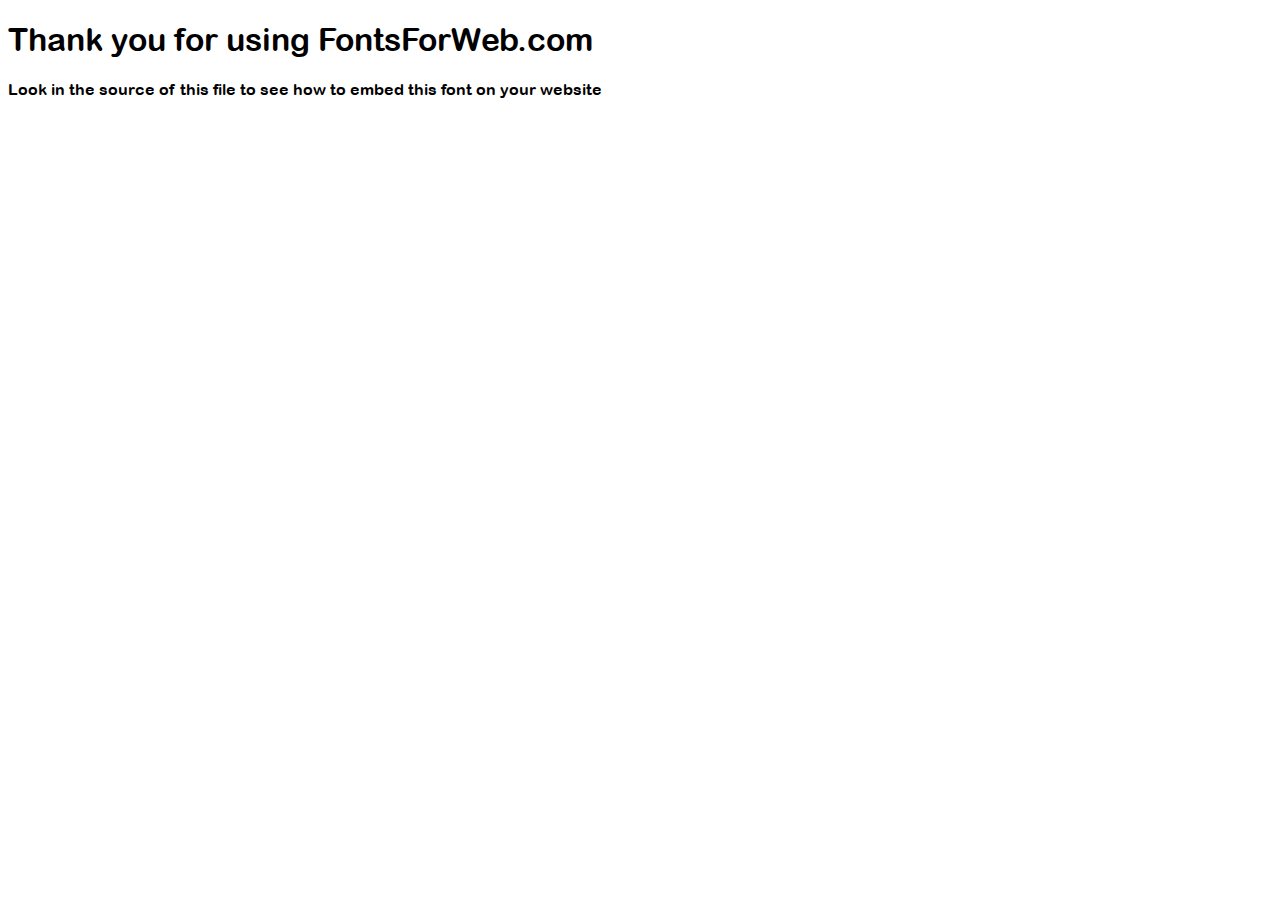
<file: SMAProject2020/fonts/616/index.html>
<!DOCTYPE html>
<html class="no-js">
    <head>
        <meta charset="utf-8">
        <meta http-equiv="X-UA-Compatible" content="IE=edge">
        <title> web font from FontsForWeb.com</title>
        <meta name="description" content="">
        <meta name="viewport" content="width=device-width, initial-scale=1">
        <link rel="stylesheet" href="font.css">
        <style type="text/css">
		/* when @font-face is defined(it is in font.css) you can add the font to any rule by using font-family */
		h1 {
			font-family: '616';
		}
		</style>
    </head>
    <body>
    	<h1>Thank you for using FontsForWeb.com</h1>
        <p class="fontsforweb_fontid_6898">Look in the source of this file to see how to embed this font on your website</p>
    </body>
</html>
</file>
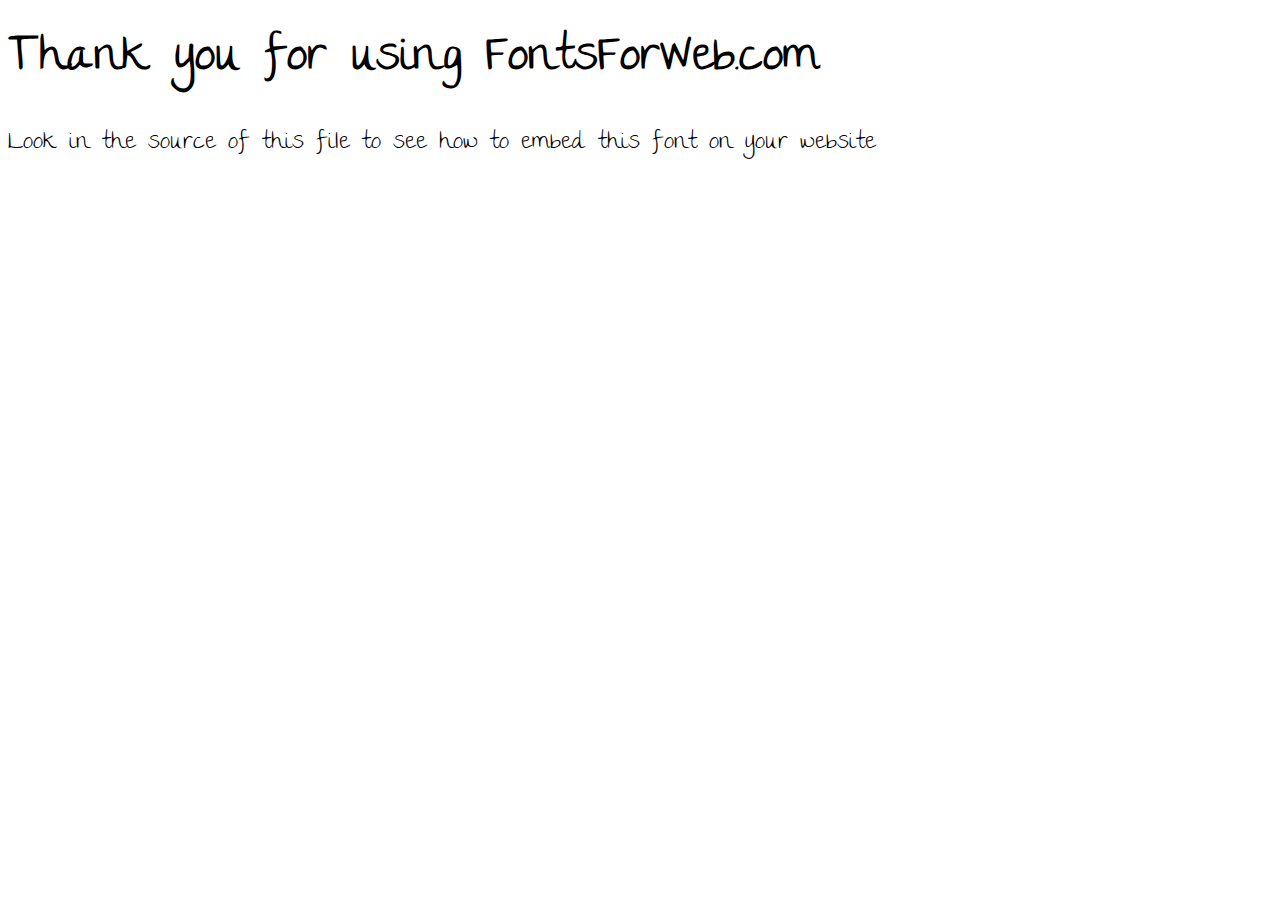
<file: SMAProject2020/fonts/thegirlnextdoor/index.html>
<!DOCTYPE html>
<html class="no-js">
    <head>
        <meta charset="utf-8">
        <meta http-equiv="X-UA-Compatible" content="IE=edge">
        <title> web font from FontsForWeb.com</title>
        <meta name="description" content="">
        <meta name="viewport" content="width=device-width, initial-scale=1">
        <link rel="stylesheet" href="font.css">
        <style type="text/css">
		/* when @font-face is defined(it is in font.css) you can add the font to any rule by using font-family */
		h1 {
			font-family: 'thegirlnextdoor';
		}
		</style>
    </head>
    <body>
    	<h1>Thank you for using FontsForWeb.com</h1>
        <p class="fontsforweb_fontid_7356">Look in the source of this file to see how to embed this font on your website</p>
    </body>
</html>
</file>
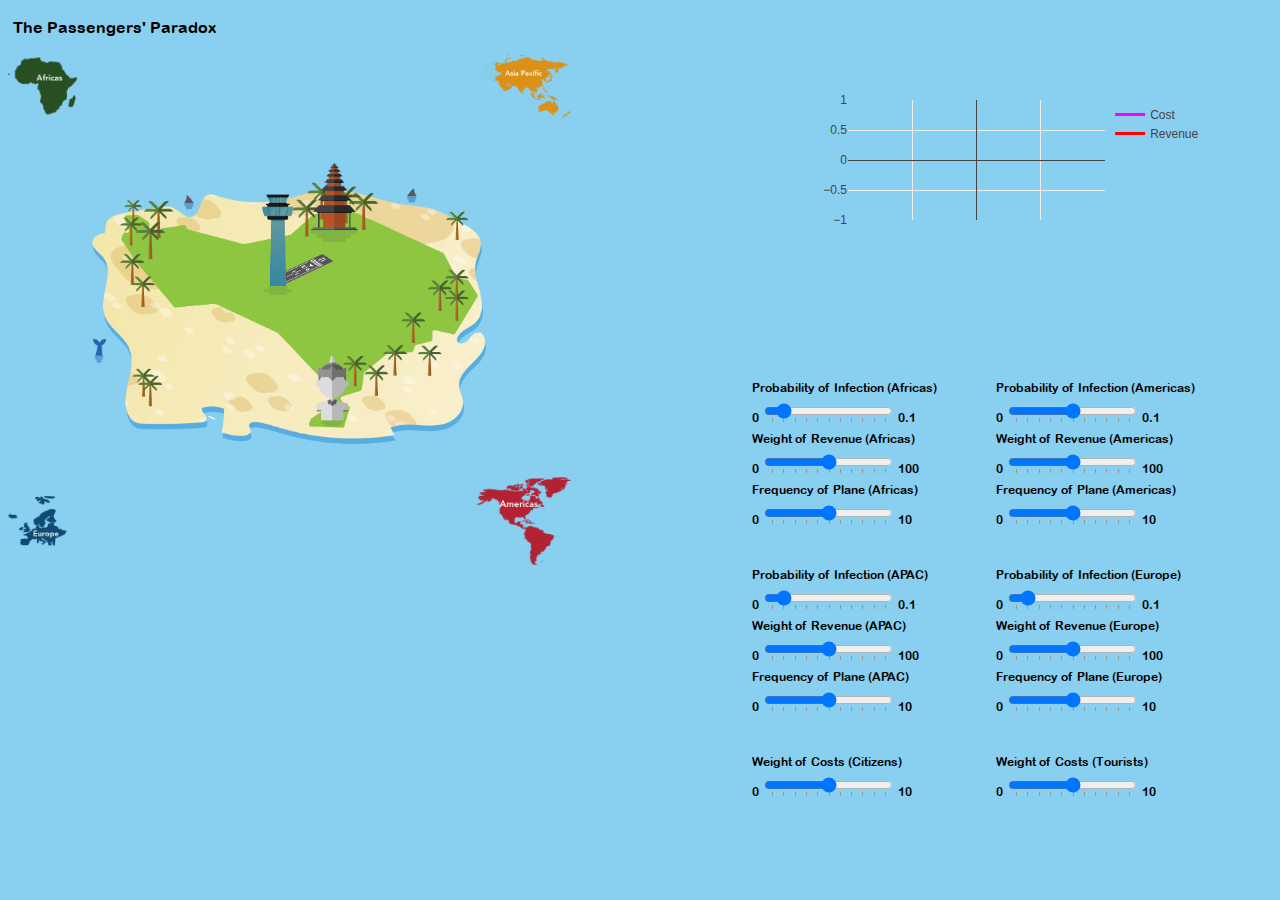
<file: SMAProject2020/ThePassengersParadox.html>
<!DOCTYPE html PUBLIC "-//W3C//DTD XHTML 1.0 Transitional//EN" "http://www.w3.org/TR/xhtml1/DTD/xhtml1-transitional.dtd">
<html xmlns="http://www.w3.org/1999/xhtml" >
<head>
<title>The Passengers' Paradox</title>
<meta http-equiv="Content-Type" content="text/html; charset=utf-8" />


		<!-- d3 is for data visualization -->
		<script type="text/javascript" src="lib/d3.min.js"></script>

		<!-- inspectElement is useful for debugging javascript objects -->
		<script type="text/javascript" src="lib/inspectElement.js"></script>

		<!-- plotly is for drawing graphs -->
		<script type="text/javascript" src="lib/plotly.min.js"></script>

		<!-- custom styles for this application -->
		<link rel="stylesheet" href="styles/basicagentmodel.css" media="screen">

</head>
<!-- Set class to official for more formal font; unofficial for informal font -->
<body class="official bgColor7">

	<!-- The surface is the main playing field for the game -->
	<svg  id="surface" style="width:100%; height:100%" xmlns="http://www.w3.org/2000/svg" version="1.1" onclick="toggleSimStep();">
	</svg>

	<div id="title"  style="position:absolute;top:2%;left:1%">The Passengers' Paradox</div>
	<a id="credits" href="http://www.icons-land.com" style="position:absolute;bottom:0;right:0;display:none;">Icons by icons-land.com</a>

	<!-- Add in Charts -->
	<div id="chart1" style="position:absolute; top:0%; right:5%; width:35%; height:55%;"></div>

	<!-- Add in Sliders -->
	<div class = "placeholder-box" style="display:inline-block;">
		<p style="position:absolute;top:2.5%;left:5%;font-size:12px;"> Probability of Infection (Africas) </p>
		<p style="position:absolute;top:7.5%;left:5%;font-size:12px;"> 0 <input id="slider1" type="range" min="0" value="0.01" max="0.1" step="0.01" list="tickmarks1" onchange="redrawWindow();"/> 0.1 </p>
		<datalist id="tickmarks1">
		  <option value="0"></option>
		  <option value="0.01"></option>
		  <option value="0.02"></option>
		  <option value="0.03"></option>
		  <option value="0.04"></option>
		  <option value="0.05"></option>
		  <option value="0.06"></option>
		  <option value="0.07"></option>
		  <option value="0.08"></option>
		  <option value="0.09"></option>
		  <option value="0.1"></option>
		</datalist>
		<p style="position:absolute;top:17.5%;left:5%;font-size:12px;"> Weight of Revenue (Africas) </p>
		<p style="position:absolute;top:22.5%;left:5%;font-size:12px;"> 0 <input id="slider2" type="range" min="0" value="50" max="100" step="10" list="tickmarks2" onchange="redrawWindow();"/> 100 </p>
		<datalist id="tickmarks2">
		  <option value="0"></option>
		  <option value="10"></option>
		  <option value="20"></option>
		  <option value="30"></option>
		  <option value="40"></option>
		  <option value="50"></option>
		  <option value="60"></option>
		  <option value="70"></option>
		  <option value="80"></option>
		  <option value="90"></option>
		  <option value="100"></option>
		</datalist>
		<p style="position:absolute;top:32.5%;left:5%;font-size:12px;"> Frequency of Plane (Africas) </p>
		<p style="position:absolute;top:37.5%;left:5%;font-size:12px;"> 0 <input id="slider3" type="range" min="0" value="5" max="10" step="1" list="tickmarks4" onchange="redrawWindow();"/> 10</p>
		<datalist id="tickmarks4">
		  <option value="0"></option>
		  <option value="1"></option>
		  <option value="2"></option>
		  <option value="3"></option>
		  <option value="4"></option>
		  <option value="5"></option>
		  <option value="6"></option>
		  <option value="7"></option>
		  <option value="8"></option>
		  <option value="9"></option>
		  <option value="10"></option>
		</datalist>

		<p style="position:absolute;top:57.5%;left:5%;font-size:12px;"> Probability of Infection (APAC) </p>
		<p style="position:absolute;top:62.5%;left:5%;font-size:12px;"> 0 <input id="slider4" type="range" min="0" value="0.01" max="0.1" step="0.01" list="tickmarks5" onchange="redrawWindow();"/> 0.1 </p>
		<datalist id="tickmarks5">
		  <option value="0"></option>
		  <option value="0.01"></option>
		  <option value="0.02"></option>
		  <option value="0.03"></option>
		  <option value="0.04"></option>
		  <option value="0.05"></option>
		  <option value="0.06"></option>
		  <option value="0.07"></option>
		  <option value="0.08"></option>
		  <option value="0.09"></option>
		  <option value="0.1"></option>
		</datalist>
		<p style="position:absolute;top:72.5%;left:5%;font-size:12px;"> Weight of Revenue (APAC) </p>
		<p style="position:absolute;top:77.5%;left:5%;font-size:12px;"> 0 <input id="slider5" type="range" min="0" value="50" max="100" step="10" list="tickmarks6" onchange="redrawWindow();"/> 100 </p>
		<datalist id="tickmarks6">
			<option value="0"></option>
			<option value="10"></option>
			<option value="20"></option>
			<option value="30"></option>
			<option value="40"></option>
			<option value="50"></option>
			<option value="60"></option>
			<option value="70"></option>
			<option value="80"></option>
			<option value="90"></option>
			<option value="100"></option>
		</datalist>
		<p style="position:absolute;top:87.5%;left:5%;font-size:12px;"> Frequency of Plane (APAC) </p>
		<p style="position:absolute;top:92.5%;left:5%;font-size:12px;"> 0 <input id="slider6" type="range" min="0" value="5" max="10" step="1" list="tickmarks8" onchange="redrawWindow();"/> 10 </p>
		<datalist id="tickmarks8">
		  <option value="0"></option>
		  <option value="1"></option>
		  <option value="2"></option>
		  <option value="3"></option>
		  <option value="4"></option>
		  <option value="5"></option>
		  <option value="6"></option>
		  <option value="7"></option>
		  <option value="8"></option>
		  <option value="9"></option>
		  <option value="10"></option>
		</datalist>

		<p style="position:absolute;top:112.5%;left:5%;font-size:12px;"> Weight of Costs (Citizens) </p>
		<p style="position:absolute;top:117.5%;left:5%;font-size:12px;"> 0 <input id="slider7" type="range" min="0" value="5" max="10" step="1" list="tickmarks7" onchange="redrawWindow();"/> 10 </p>
		<datalist id="tickmarks7">
		  <option value="0"></option>
		  <option value="1"></option>
		  <option value="2"></option>
		  <option value="3"></option>
		  <option value="4"></option>
		  <option value="5"></option>
		  <option value="6"></option>
		  <option value="7"></option>
		  <option value="8"></option>
		  <option value="9"></option>
		  <option value="10"></option>
		</datalist>

		<p style="position:absolute;top:2.5%;left:55%;font-size:12px;"> Probability of Infection (Americas)</p>
		<p style="position:absolute;top:7.5%;left:55%;font-size:12px;"> 0 <input id="slider8" type="range" min="0" value="0.05" max="0.1" step="0.01" list="tickmarks9" onchange="redrawWindow();"/> 0.1 </p>
		<datalist id="tickmarks9">
		  <option value="0"></option>
		  <option value="0.01"></option>
		  <option value="0.02"></option>
		  <option value="0.03"></option>
		  <option value="0.04"></option>
		  <option value="0.05"></option>
		  <option value="0.06"></option>
		  <option value="0.07"></option>
		  <option value="0.08"></option>
		  <option value="0.09"></option>
		  <option value="0.1"></option>
		</datalist>
		<p style="position:absolute;top:17.5%;left:55%;font-size:12px;"> Weight of Revenue (Americas) </p>
		<p style="position:absolute;top:22.5%;left:55%;font-size:12px;"> 0 <input id="slider9" type="range" min="0" value="50" max="100" step="10" list="tickmarks10" onchange="redrawWindow();"/> 100 </p>
		<datalist id="tickmarks10">
			<option value="0"></option>
			<option value="10"></option>
			<option value="20"></option>
			<option value="30"></option>
			<option value="40"></option>
			<option value="50"></option>
			<option value="60"></option>
			<option value="70"></option>
			<option value="80"></option>
			<option value="90"></option>
			<option value="100"></option>
		</datalist>
		<p style="position:absolute;top:32.5%;left:55%;font-size:12px;"> Frequency of Plane (Americas) </p>
		<p style="position:absolute;top:37.5%;left:55%;font-size:12px;"> 0 <input id="slider10" type="range" min="0" value="5" max="10" step="1" list="tickmarks12" onchange="redrawWindow();"/> 10 </p>
		<datalist id="tickmarks12">
		  <option value="0"></option>
		  <option value="1"></option>
		  <option value="2"></option>
		  <option value="3"></option>
		  <option value="4"></option>
		  <option value="5"></option>
		  <option value="6"></option>
		  <option value="7"></option>
		  <option value="8"></option>
		  <option value="9"></option>
		  <option value="10"></option>
		</datalist>

		<p style="position:absolute;top:57.5%;left:55%;font-size:12px;"> Probability of Infection (Europe) </p>
		<p style="position:absolute;top:62.5%;left:55%;font-size:12px;"> 0 <input id="slider11" type="range" min="0" value="0.01" max="0.1" step="0.01" list="tickmarks13" onchange="redrawWindow();"/> 0.1 </p>
		<datalist id="tickmarks13">
		  <option value="0"></option>
		  <option value="0.01"></option>
		  <option value="0.02"></option>
		  <option value="0.03"></option>
		  <option value="0.04"></option>
		  <option value="0.05"></option>
		  <option value="0.06"></option>
		  <option value="0.07"></option>
		  <option value="0.08"></option>
		  <option value="0.09"></option>
		  <option value="0.1"></option>
		</datalist>
		<p style="position:absolute;top:72.5%;left:55%;font-size:12px;"> Weight of Revenue (Europe) </p>
		<p style="position:absolute;top:77.5%;left:55%;font-size:12px;"> 0 <input id="slider12" type="range" min="0" value="50" max="100" step="10" list="tickmarks14" onchange="redrawWindow();"/> 100 </p>
		<datalist id="tickmarks14">
			<option value="0"></option>
			<option value="10"></option>
			<option value="20"></option>
			<option value="30"></option>
			<option value="40"></option>
			<option value="50"></option>
			<option value="60"></option>
			<option value="70"></option>
			<option value="80"></option>
			<option value="90"></option>
			<option value="100"></option>
		</datalist>
		<p style="position:absolute;top:87.5%;left:55%;font-size:12px;"> Frequency of Plane (Europe) </p>
		<p style="position:absolute;top:92.5%;left:55%;font-size:12px;"> 0 <input id="slider13" type="range" min="0" value="5" max="10" step="1" list="tickmarks16" onchange="redrawWindow();"/> 10 </p>
		<datalist id="tickmarks16">
		  <option value="0"></option>
		  <option value="1"></option>
		  <option value="2"></option>
		  <option value="3"></option>
		  <option value="4"></option>
		  <option value="5"></option>
		  <option value="6"></option>
		  <option value="7"></option>
		  <option value="8"></option>
		  <option value="9"></option>
		  <option value="10"></option>
		</datalist>

		<p style="position:absolute;top:112.5%;left:55%;font-size:12px;"> Weight of Costs (Tourists) </p>
		<p style="position:absolute;top:117.5%;left:55%;font-size:12px;"> 0 <input id="slider14" type="range" min="0" value="5" max="10" step="1" list="tickmarks15" onchange="redrawWindow();"/> 10 </p>
		<datalist id="tickmarks15">
		  <option value="0"></option>
		  <option value="1"></option>
		  <option value="2"></option>
		  <option value="3"></option>
		  <option value="4"></option>
		  <option value="5"></option>
		  <option value="6"></option>
		  <option value="7"></option>
		  <option value="8"></option>
		  <option value="9"></option>
		  <option value="10"></option>
		</datalist>
	</div>
	<script type="text/javascript" src="lib/PlotGraph.js"></script>
	<script type="text/javascript" src="lib/ThePassengersParadox.js"></script>
</body>
</html>
</file>
<file: SMAProject2020/fonts/616/font.css>
@font-face {
	font-family: '616';
	src: url('./616.eot');
	src: local('616'), url('./616.woff') format('woff'), url('./616.ttf') format('truetype');
}
/* use this class to attach this font to any element i.e. <p class="fontsforweb_fontid_6898">Text with this font applied</p> */
.fontsforweb_fontid_6898 {
	font-family: '616' !important;
}

/* Font downloaded from FontsForWeb.com */
</file>
<file: SMAProject2020/fonts/thegirlnextdoor/font.css>
@font-face {
	font-family: 'thegirlnextdoor';
	src: url('./thegirlnextdoor.eot');
	src: local('thegirlnextdoor'), url('./thegirlnextdoor.woff') format('woff'), url('./thegirlnextdoor.ttf') format('truetype');
}
/* use this class to attach this font to any element i.e. <p class="fontsforweb_fontid_7356">Text with this font applied</p> */
.fontsforweb_fontid_7356 {
	font-family: 'thegirlnextdoor' !important;
}

/* Font downloaded from FontsForWeb.com */
</file>
<file: SMAProject2020/styles/basicagentmodel.css>
.colorMain { color: #FFE5B4; }
.bgColor0 { background-color: #FFE5B4; }
.bgColor1 { background-color: #B4FFE5; }
.bgColor2 { background-color: #78D9B7; }
.bgColor3 { background-color: #DAFFF2; }
.bgColor4 { background-color: #E5B4FF; }
.bgColor5 { background-color: #B778D9; }
.bgColor6 { background-color: #66CC00; }
.bgColor7 { background-color: #89CFF0; }
.fontColor0 { color: #FFE5B4; }
.fontColor1 { color: #B4FFE5; }
.fontColor2 { color: #78D9B7; }
.fontColor3 { color: #DAFFF2; }
.fontColor4 { color: #E5B4FF; }
.fontColor5 { color: #B778D9; }
.fontColor6 { color: #F2DAFF; }

/* This font is a nice web version of Arial Rounded MT Bold */
@font-face {
	font-family: '616';
	src: url('../fonts/616/616.eot');
	src: local('616'), url('../fonts/616/616.woff') format('woff'), url('../fonts/616/616.ttf') format('truetype');
}
/* Note you may have to use font-family="'616'" in some contexts */
/* use this class to attach this font to any element i.e. <p class="fontsforweb_fontid_6898">Text with this font applied</p> */
.fontsforweb_fontid_6898 {
	font-family: '616' !important;
}
/* Font downloaded from FontsForWeb.com */
@font-face {
	font-family: 'thegirlnextdoor';
	src: url('../fonts/thegirlnextdoor/thegirlnextdoor.eot');
	src: local('thegirlnextdoor'), url('../fonts/thegirlnextdoor/thegirlnextdoor.woff') format('woff'), url('../fonts/thegirlnextdoor/thegirlnextdoor.ttf') format('truetype');
}
/* use this class to attach this font to any element i.e. <p class="fontsforweb_fontid_7356">Text with this font applied</p> */
.fontsforweb_fontid_7356 {
	font-family: 'thegirlnextdoor' !important;
}
/* Font downloaded from FontsForWeb.com */

/* Set default font to be 616. Use 'thegirlnextdoor' for tooltips and suggestions.*/
.official{font-family:'616';}
.unofficial{font-family:'thegirlnextdoor';}

.placeholder-box {
  position: absolute;
	/*background-color: #D3D3D3;*/
	top:40%;
	right: 5%;
	width:35%;
  height: 300px;
  padding: 20px;
  /*border: 2px solid #000;*/

}
</file>
